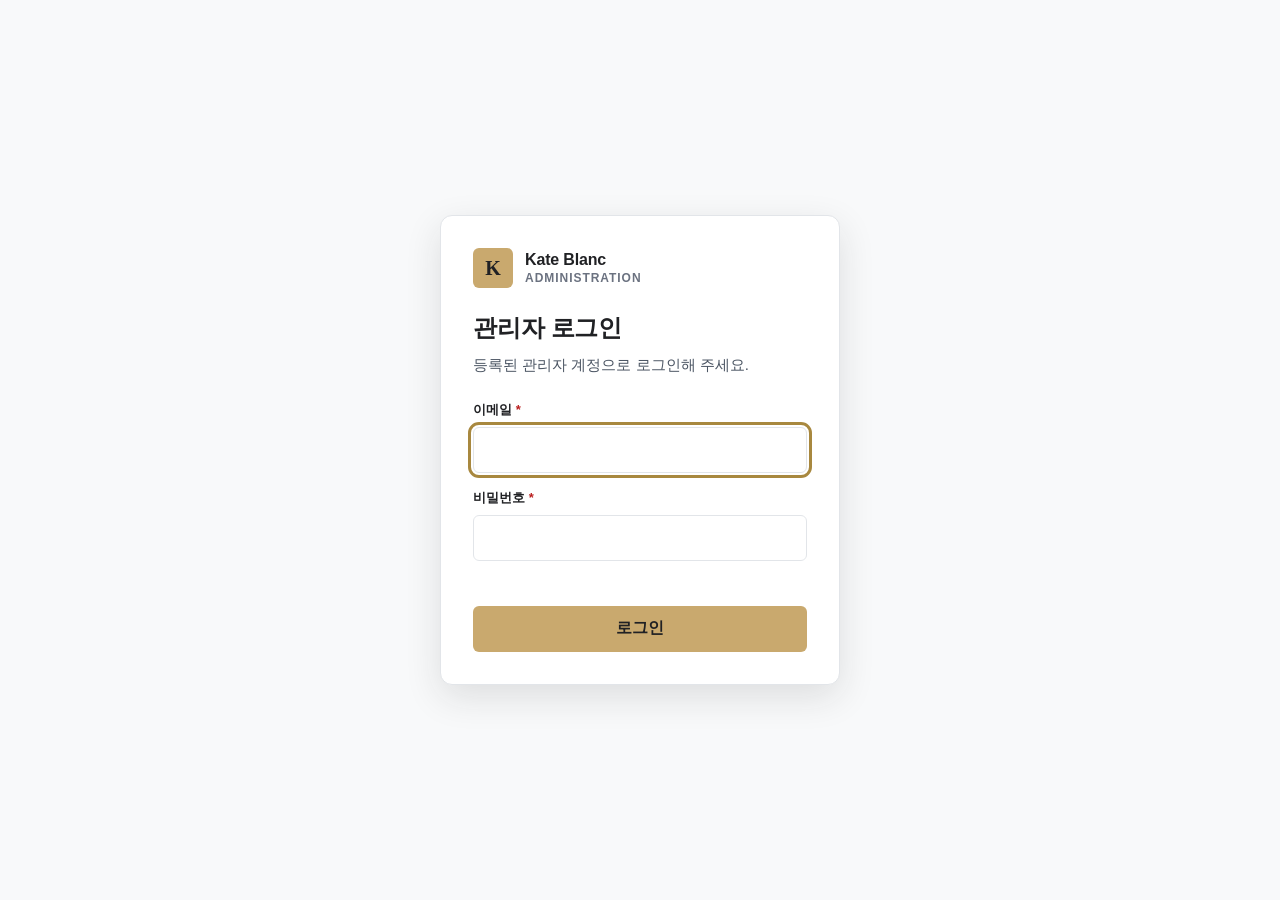
<file: admin-login.html>
<!DOCTYPE html>
<html lang="ko">
<head>
  <meta charset="UTF-8" />
  <meta name="viewport" content="width=device-width, initial-scale=1.0" />
  <title>관리자 로그인 | 케이트블랑</title>
  <link rel="stylesheet" href="css/admin-login.css" />
</head>
<body>
  <main class="login-shell">
    <section class="login-card" aria-labelledby="login-title">
      <header class="login-card__header">
        <span class="brand-mark" aria-hidden="true">K</span>
        <div>
          <p class="brand">Kate Blanc</p>
          <p class="brand-context">ADMINISTRATION</p>
        </div>
      </header>
      <h1 id="login-title">관리자 로그인</h1>
      <p class="description">등록된 관리자 계정으로 로그인해 주세요.</p>

      <form id="adminLoginForm">
        <div class="field">
          <label for="email">이메일 <span aria-hidden="true">*</span></label>
          <input id="email" name="email" type="email" autocomplete="username" aria-describedby="loginError" required autofocus />
        </div>
        <div class="field">
          <label for="password">비밀번호 <span aria-hidden="true">*</span></label>
          <input id="password" name="password" type="password" autocomplete="current-password" aria-describedby="loginError" required />
        </div>
        <p id="loginError" class="error" role="alert" aria-live="assertive"></p>
        <button id="loginSubmit" type="submit">
          <span class="button-label">로그인</span>
          <span class="button-loading" hidden>확인 중…</span>
        </button>
      </form>
    </section>
  </main>
  <script src="js/admin-login.js"></script>
</body>
</html>
</file>
<file: css/admin-login.css>
:root {
  --primary: #c9a96e;
  --primary-strong: #a8883f;
  --primary-soft: #e8d9bc;
  --surface: #ffffff;
  --surface-warm: #f8f9fa;
  --surface-subtle: #f1f3f5;
  --text: #202124;
  --text-secondary: #4b5563;
  --text-muted: #6b7280;
  --outline: #e2e5e9;
  --danger: #b91c1c;
}

* { box-sizing: border-box; }

body {
  margin: 0;
  min-width: 320px;
  color: var(--text);
  background: var(--surface-warm);
  font-family: Pretendard, -apple-system, BlinkMacSystemFont, "Segoe UI", sans-serif;
}

.login-shell {
  min-height: 100dvh;
  display: grid;
  place-items: center;
  padding: 32px 16px;
}

.login-card {
  width: min(100%, 400px);
  padding: 32px;
  border: 1px solid var(--outline);
  border-radius: 12px;
  background: var(--surface);
  box-shadow: 0 12px 36px rgba(32, 33, 36, 0.12);
}

.login-card__header {
  display: flex;
  align-items: center;
  gap: 12px;
  margin-bottom: 24px;
}

.brand-mark {
  display: grid;
  width: 40px;
  height: 40px;
  place-items: center;
  flex: 0 0 40px;
  border-radius: 6px;
  color: var(--text);
  background: var(--primary);
  font-family: Georgia, serif;
  font-size: 20px;
  font-weight: 700;
}

.brand { margin: 0; color: var(--text); font-size: 16px; font-weight: 700; letter-spacing: -0.01em; }
.brand-context { margin: 2px 0 0; color: var(--text-muted); font-size: 12px; font-weight: 700; letter-spacing: 0.08em; }
h1 { margin: 0; font-size: 24px; line-height: 1.35; letter-spacing: -0.01em; }
.description { margin: 8px 0 24px; color: var(--text-secondary); font-size: 15px; line-height: 1.6; }
.field + .field { margin-top: 16px; }
label { display: block; margin-bottom: 8px; font-size: 13px; font-weight: 600; }
label span { color: var(--danger); }

input {
  width: 100%;
  min-height: 46px;
  padding: 12px;
  border: 1px solid var(--outline);
  border-radius: 6px;
  color: var(--text);
  background: var(--surface);
  font: inherit;
}

input:focus-visible,
button:focus-visible {
  outline: 3px solid var(--primary-strong);
  outline-offset: 2px;
}

.error { min-height: 21px; margin: 12px 0; color: var(--danger); font-size: 14px; font-weight: 600; line-height: 1.5; }

button {
  width: 100%;
  min-height: 46px;
  border: 0;
  border-radius: 6px;
  color: var(--text);
  background: var(--primary);
  font: inherit;
  font-weight: 700;
  cursor: pointer;
}

button:hover { background: var(--primary-strong); }
button:disabled { cursor: wait; opacity: 0.7; }
input:disabled { background: var(--surface-subtle); }

@media (max-width: 359px) {
  .login-shell { padding: 16px 12px; }
  .login-card { padding: 24px 16px; }
}
</file>
